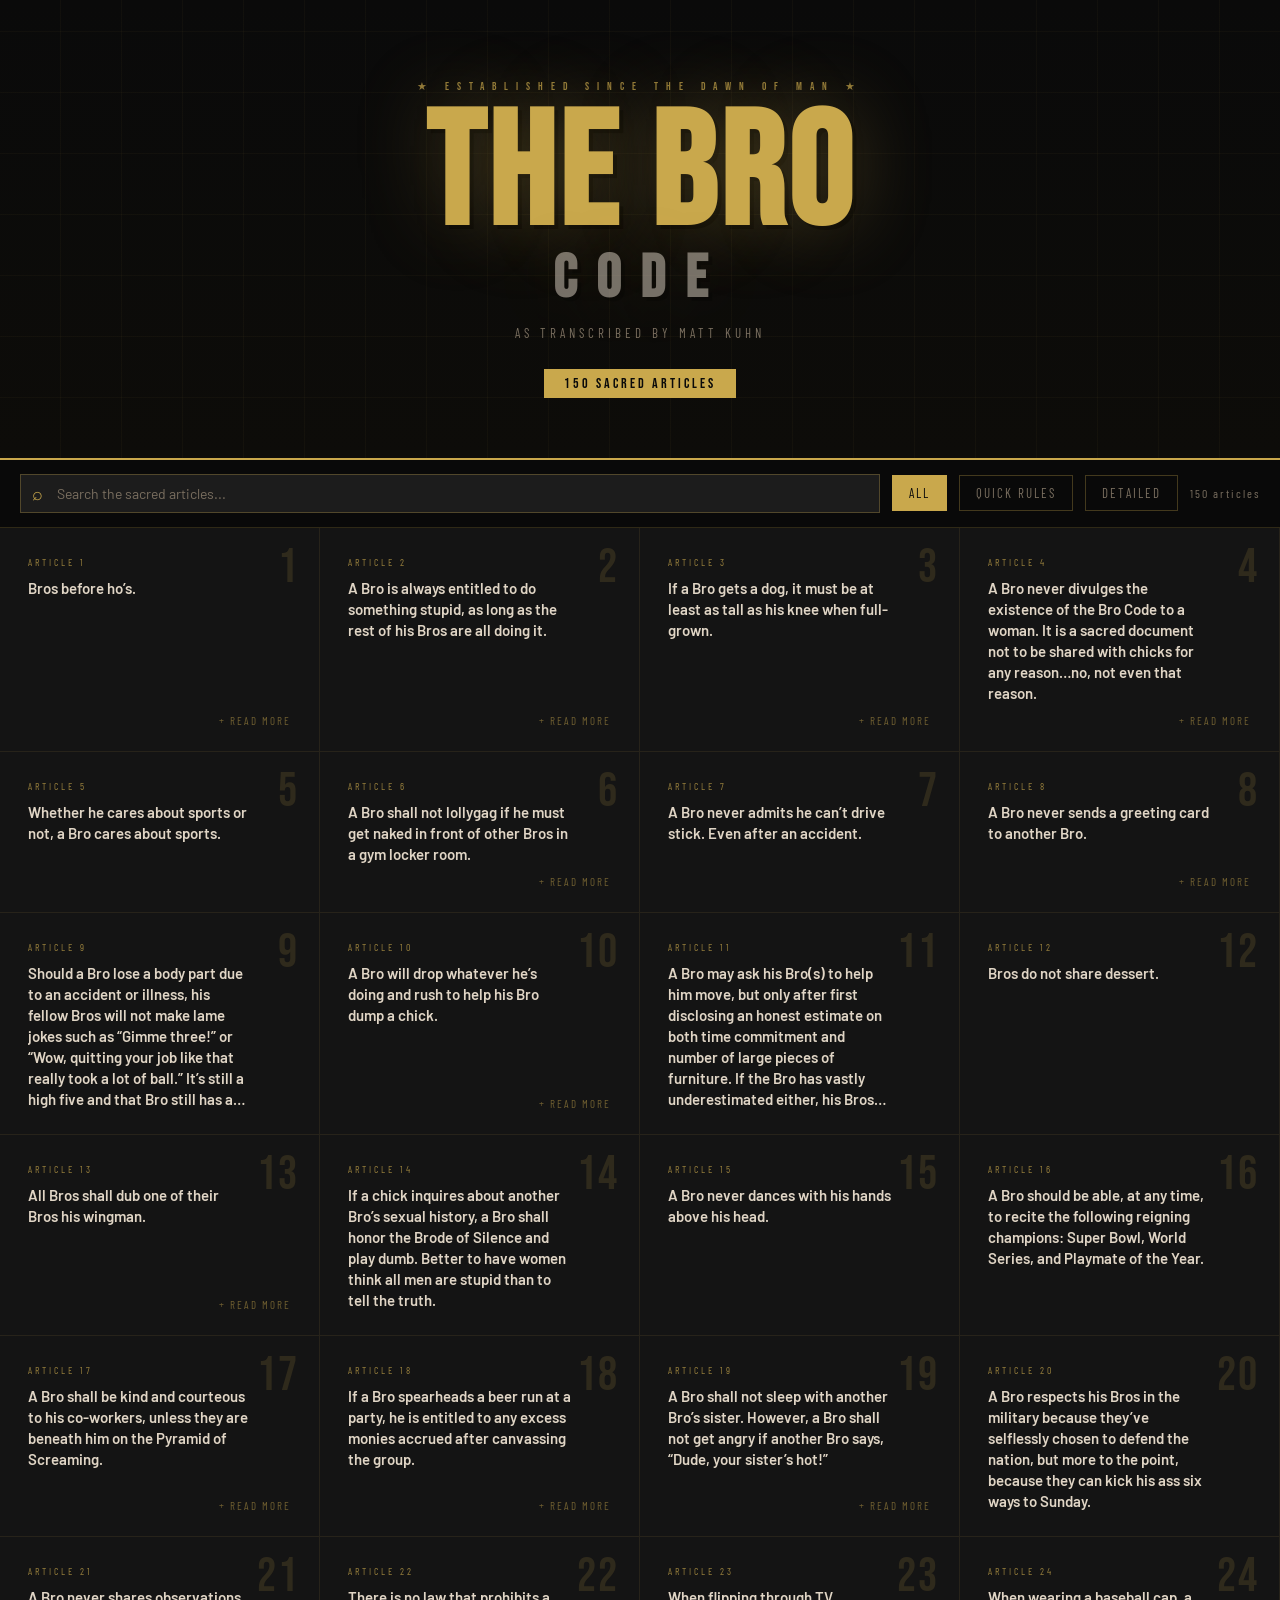
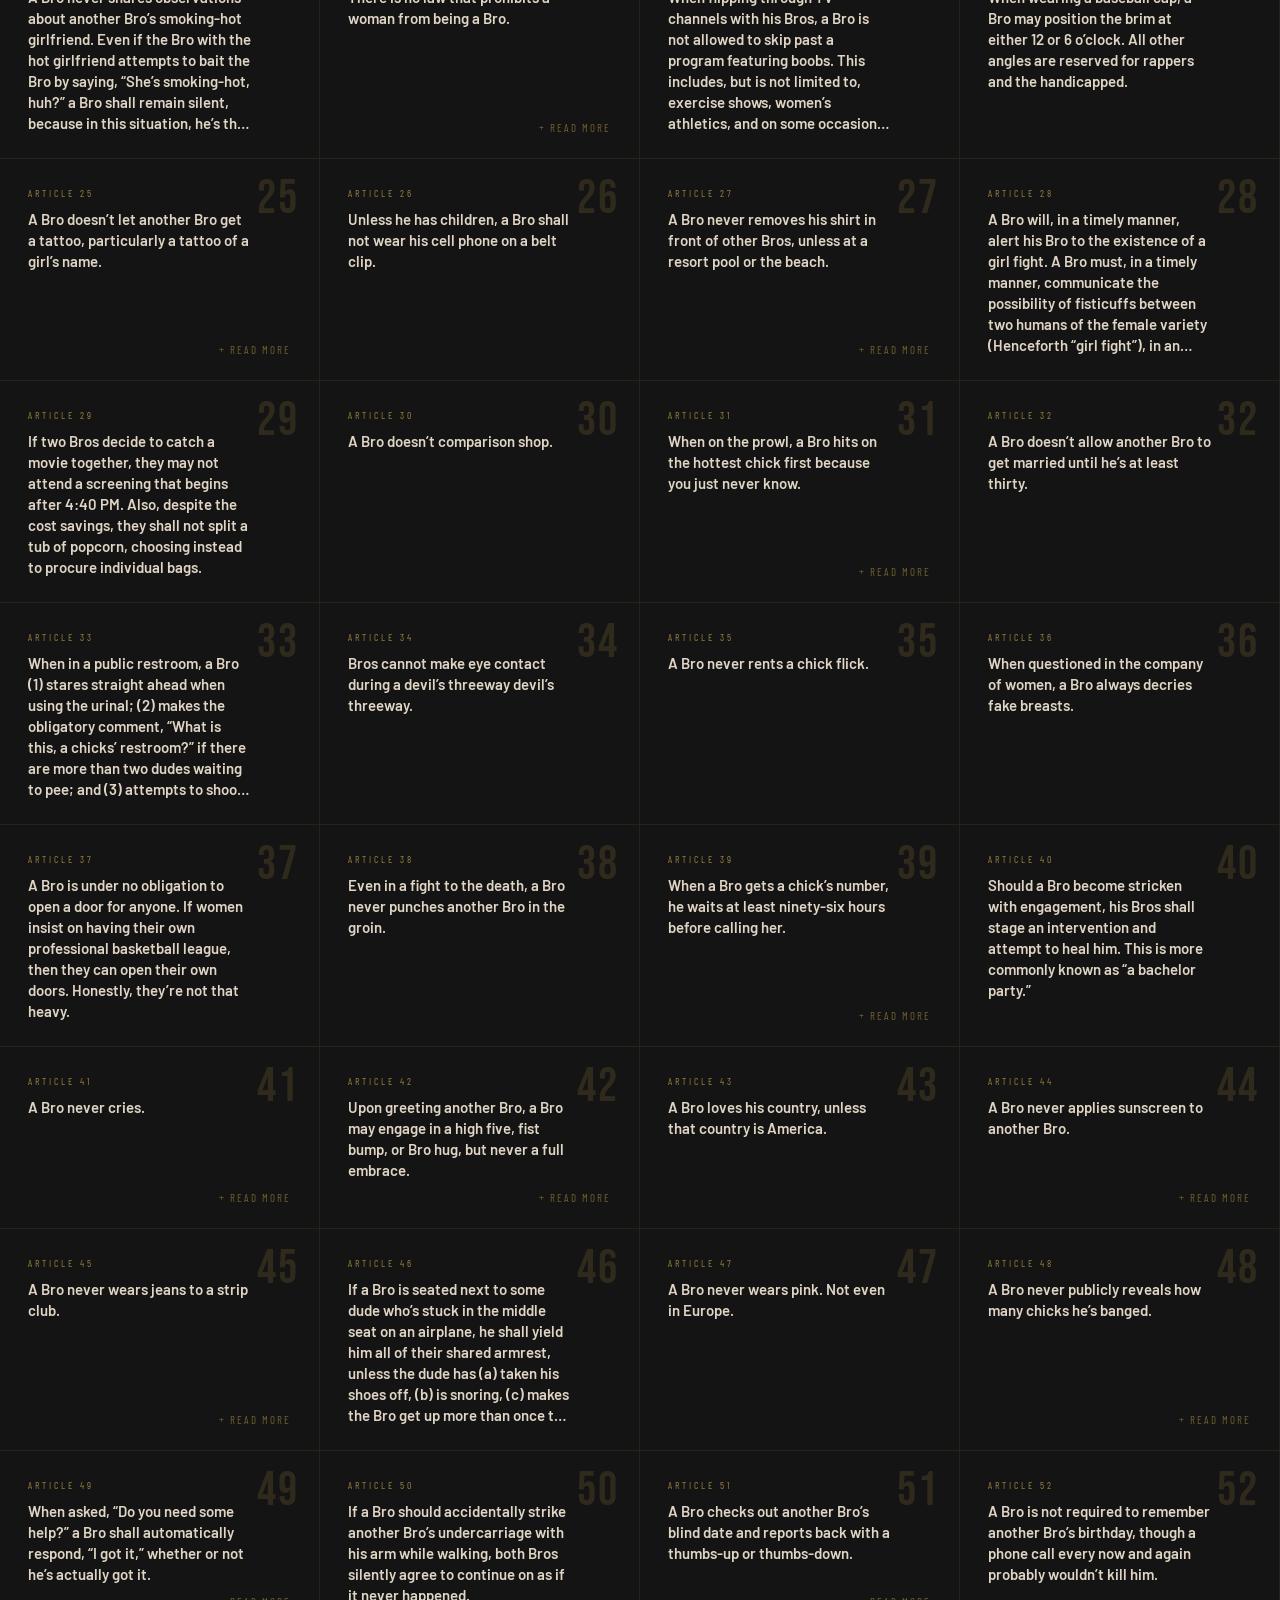
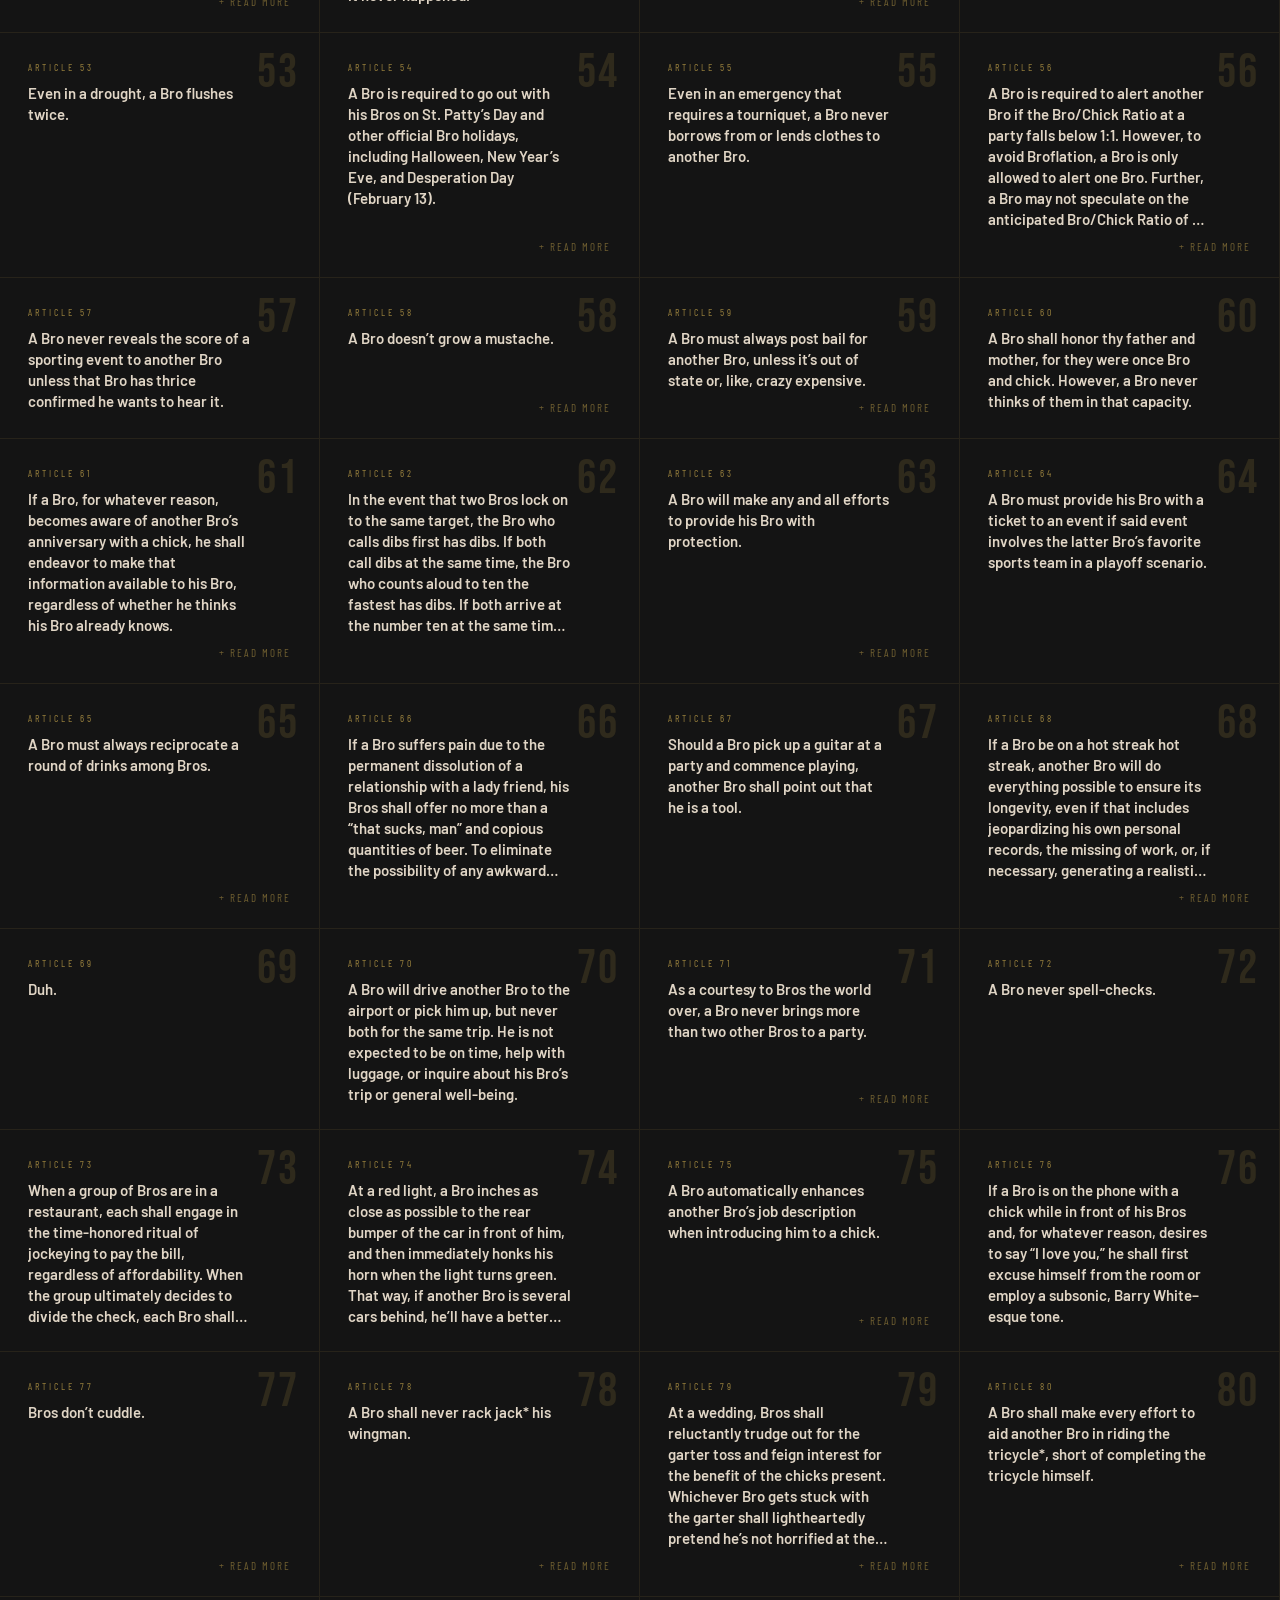
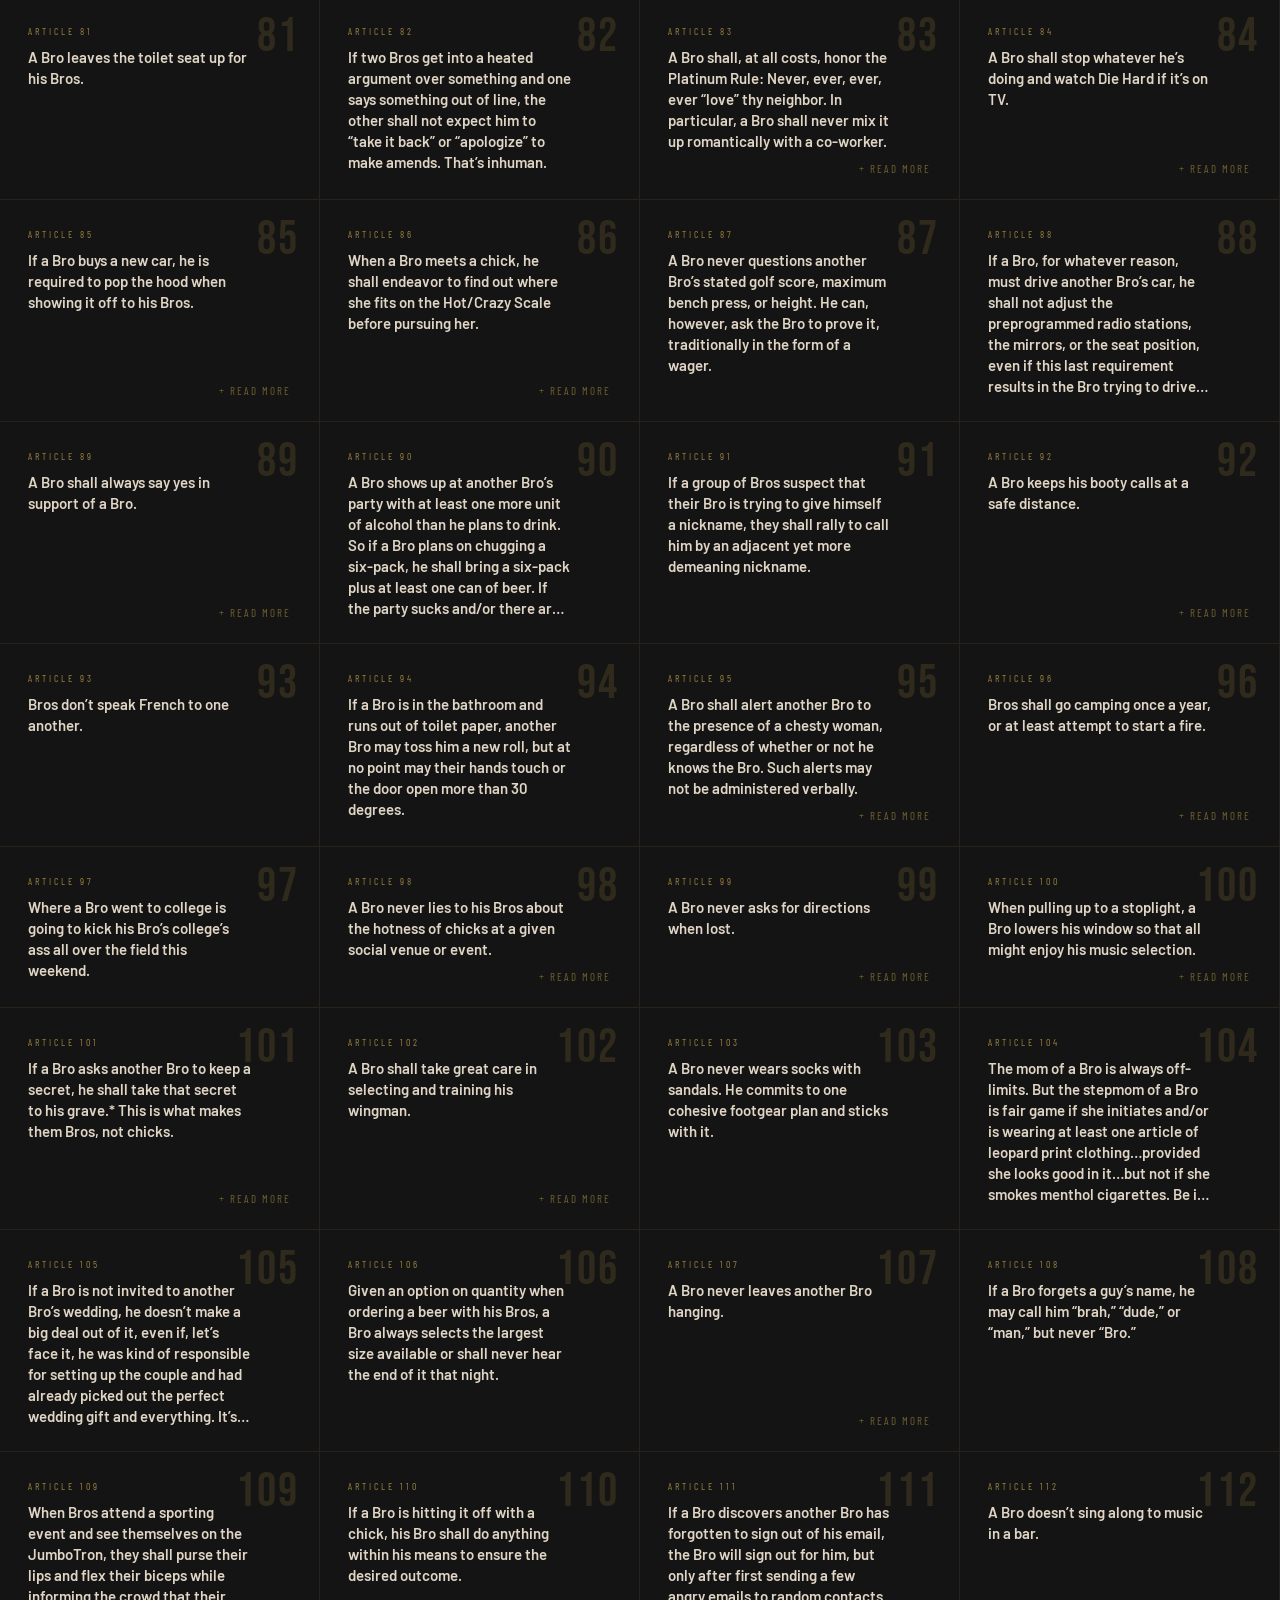
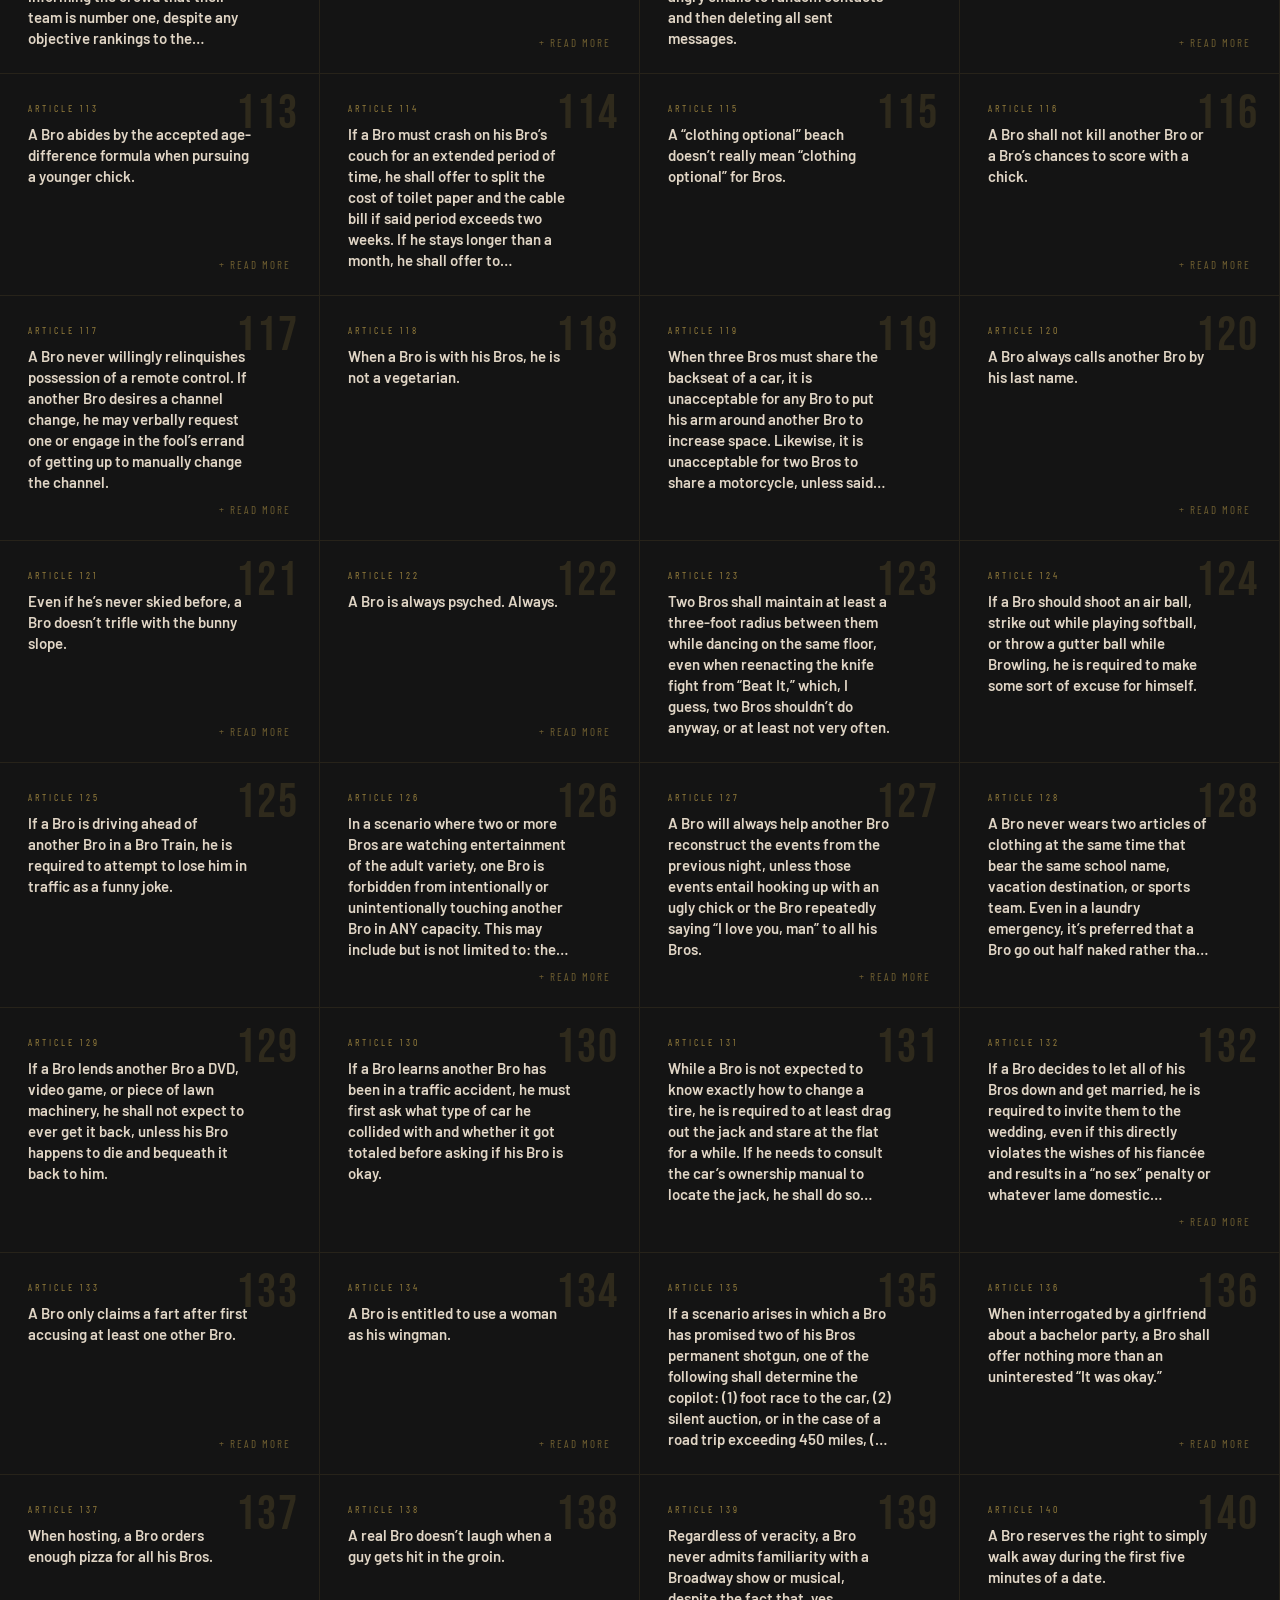
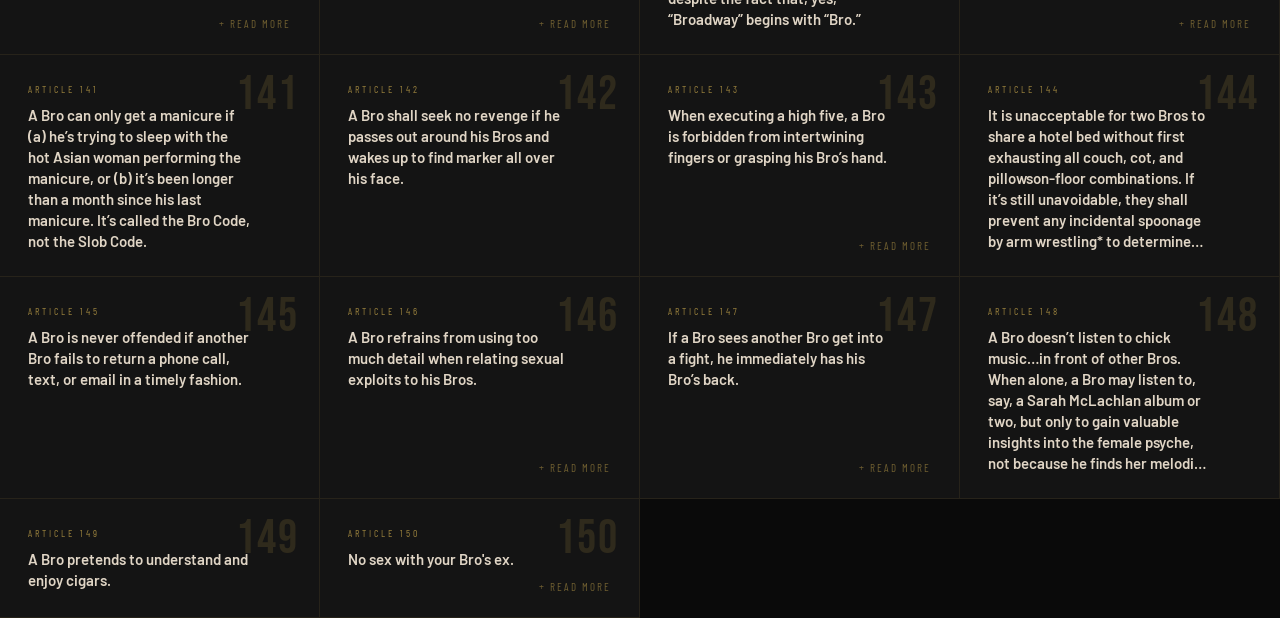
<file: index.html>
<!DOCTYPE html>
<html lang="en">

<head>
  <meta charset="UTF-8">
  <meta name="viewport" content="width=device-width, initial-scale=1.0">
  <title>The Bro Code</title>
  <link
    href="https://fonts.googleapis.com/css2?family=Bebas+Neue&family=Barlow:ital,wght@0,400;0,600;0,700;1,400&family=Barlow+Condensed:wght@300;400;700&display=swap"
    rel="stylesheet">
  <link rel="stylesheet" href="bro_style.css">
  <link rel="shortcut icon" href="bro.png" type="image/x-icon">

  <meta property="og:title" content="The Bro Code">

  <meta property="og:description" content="The Bro Code - 150 Sacred Articles.">

  <meta property="og:image" content="https://the-bro-code.vercel.app/images/thumpnail.jpg">

  <meta property="og:url" content="https://the-bro-code.vercel.app">
</head>

<body>

  <div class="hero">
    <div class="hero-seal">★ Established Since The Dawn Of Man ★</div>
    <h1>The Bro<span>Code</span></h1>
    <div class="hero-subtitle">As transcribed by Matt Kuhn</div>
    <div class="hero-count">150 Sacred Articles</div>
    <!-- <button id="bro-chant-toggle" class="bro-chant-btn">🔊 Bro Chant</button> -->
  </div>

  <div class="controls">
    <div class="search-wrap">
      <input type="text" id="search" placeholder="Search the sacred articles..." autocomplete="off">
    </div>
    <button class="filter-btn active" data-filter="all">All</button>
    <button class="filter-btn" data-filter="short">Quick Rules</button>
    <button class="filter-btn" data-filter="detailed">Detailed</button>
    <div class="results-count" id="count">150 articles</div>
  </div>

  <div class="grid" id="grid"></div>

  <div class="overlay" id="overlay">
    <div class="modal" id="modal">
      <button class="modal-close" id="closeBtn">✕</button>
      <div class="modal-label" id="modal-label">Article</div>
      <div class="modal-num" id="modal-num"></div>
      <div class="modal-rule" id="modal-rule"></div>
      <div class="modal-details" id="modal-details"></div>
    </div>
  </div>

  <audio id="bro-chant" loop>
    <source src="The_Bro_Chant.mp3" type="audio/mpeg">
    Your browser does not support the audio element.
  </audio>

  <script src="bro_script.js"></script>
</body>

</html>
</file>
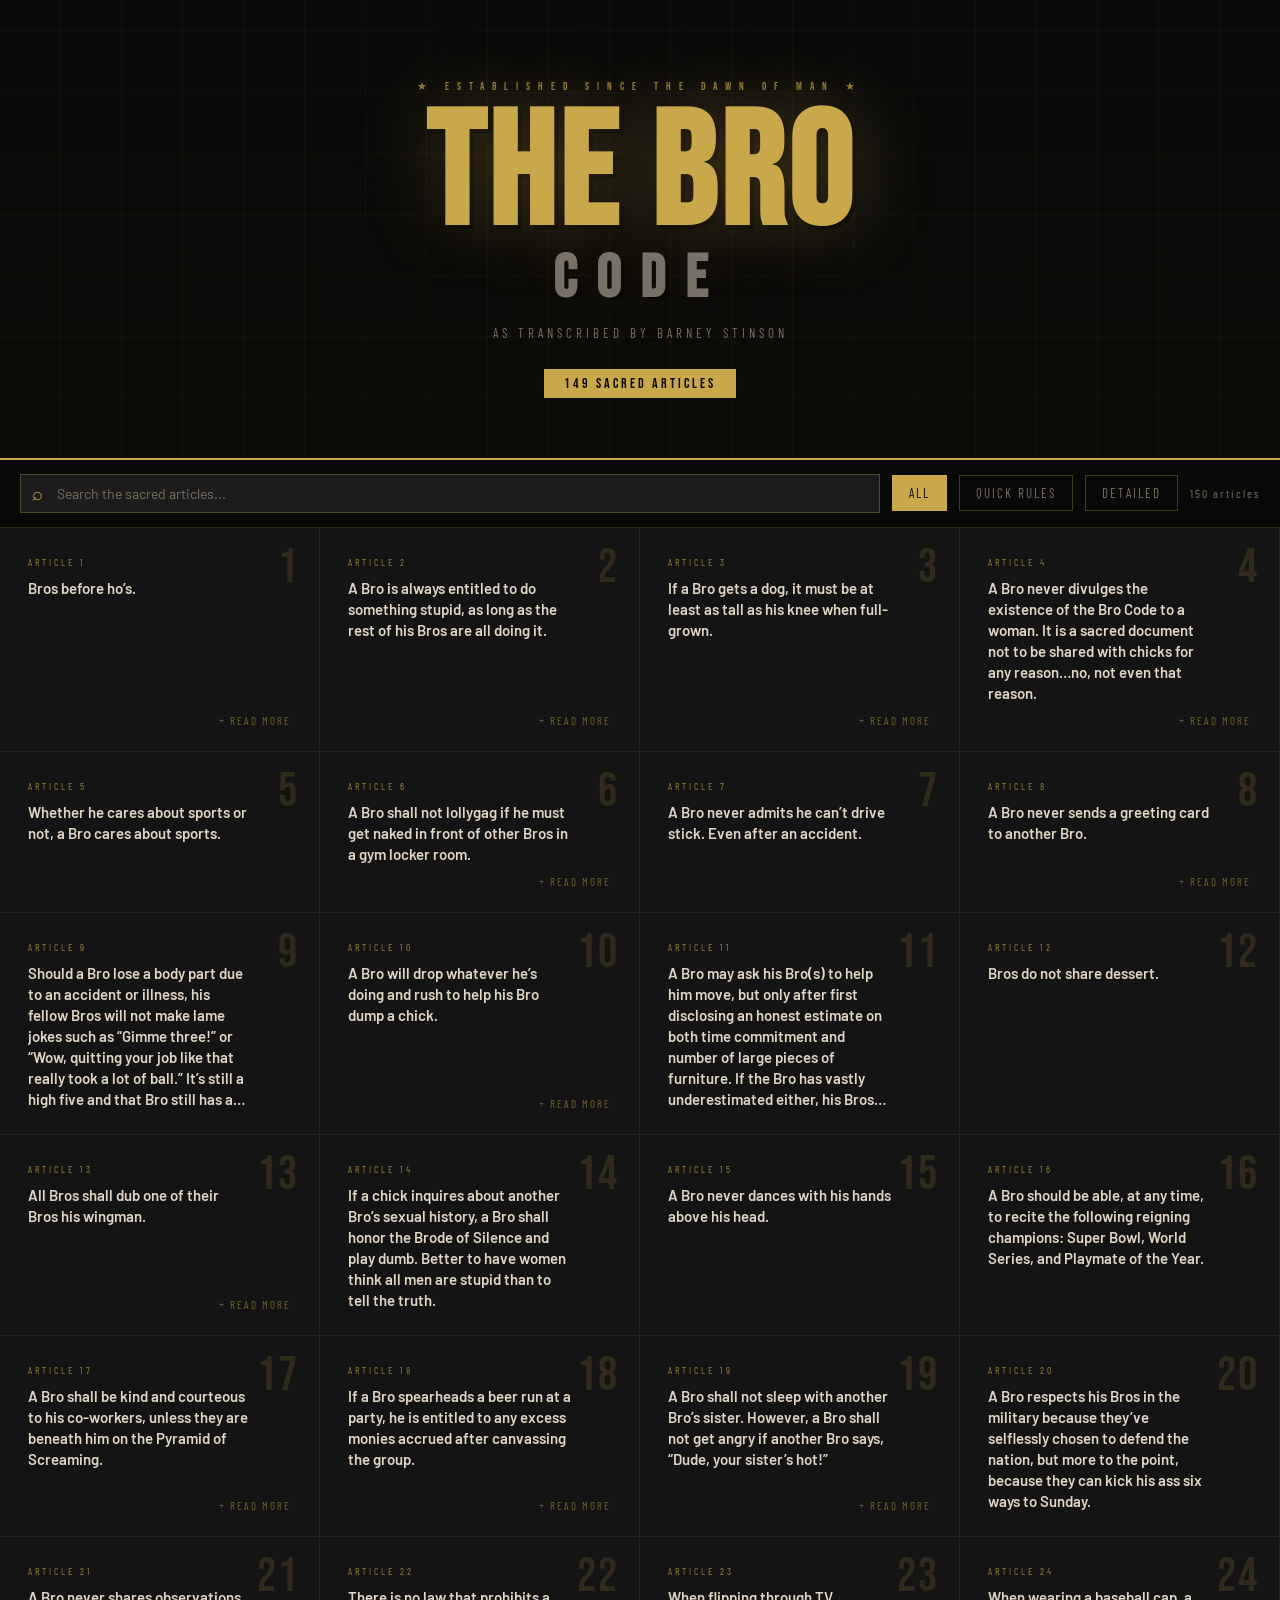
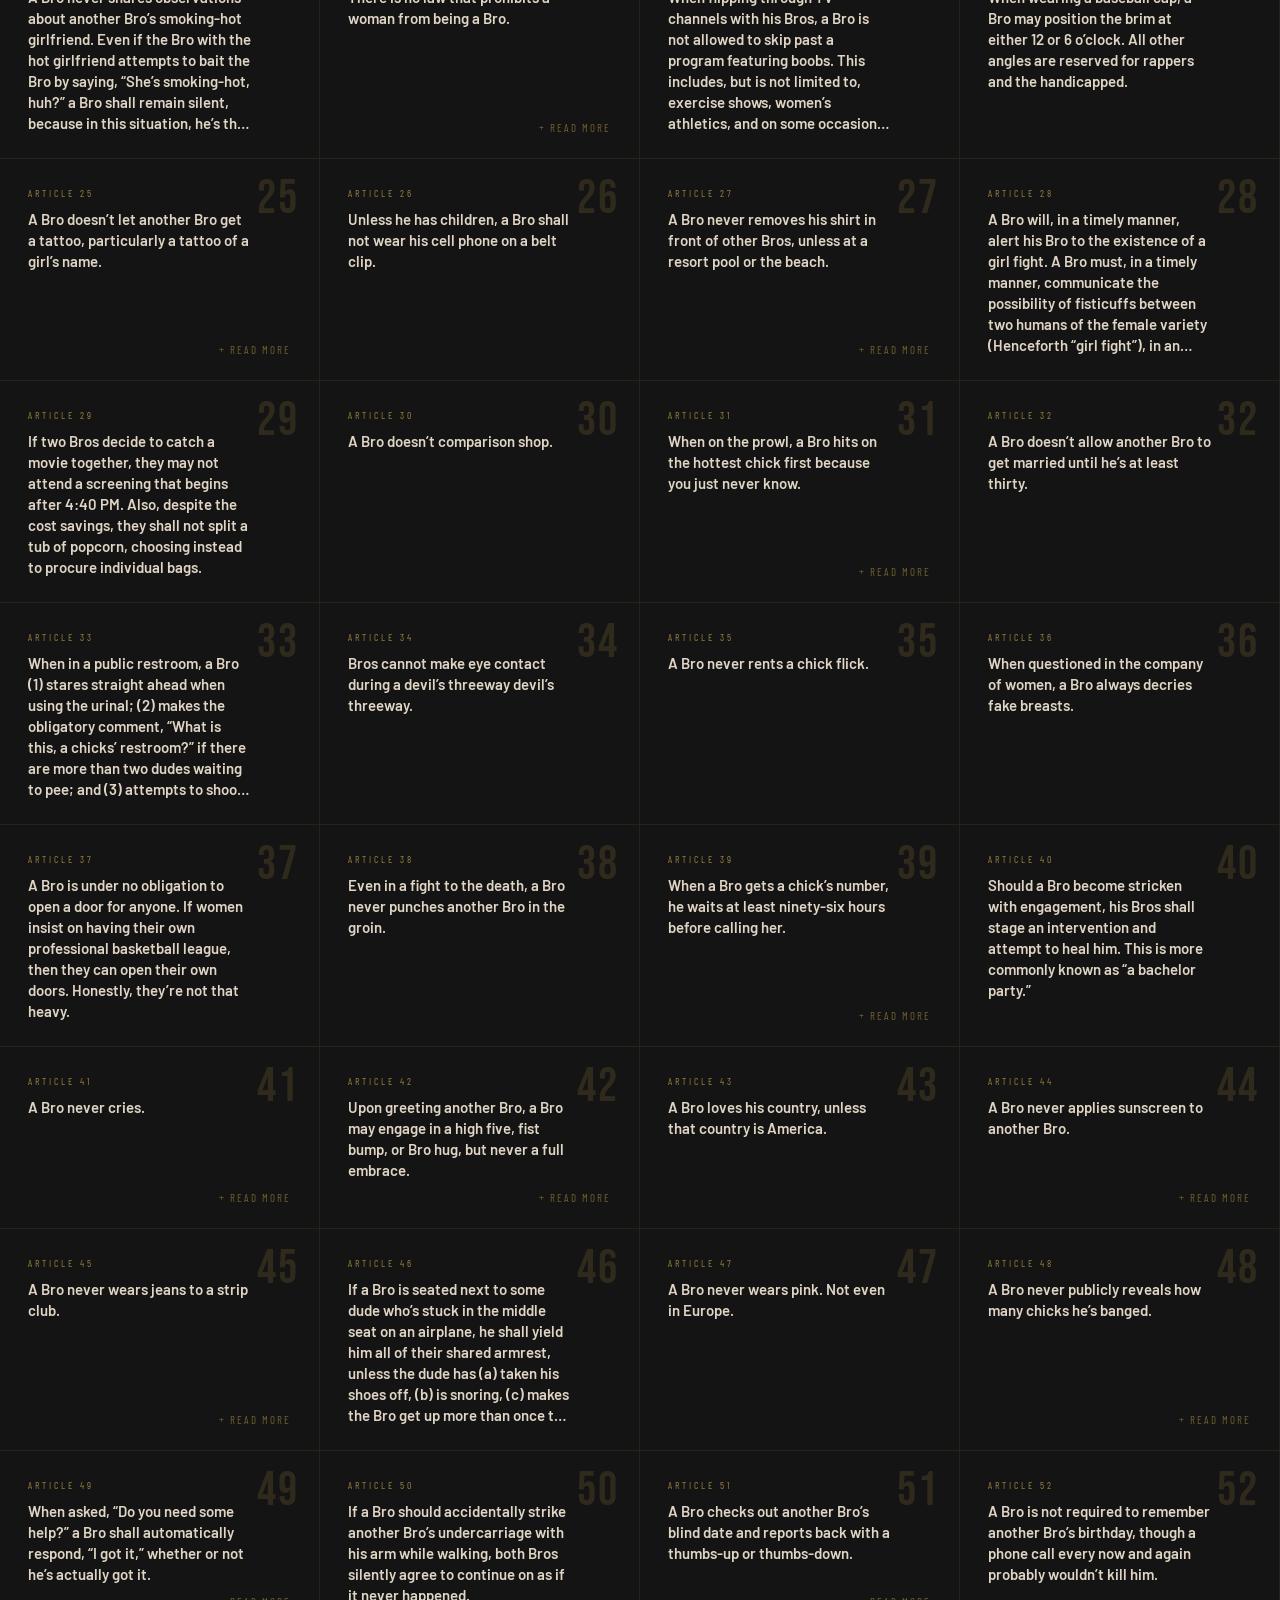
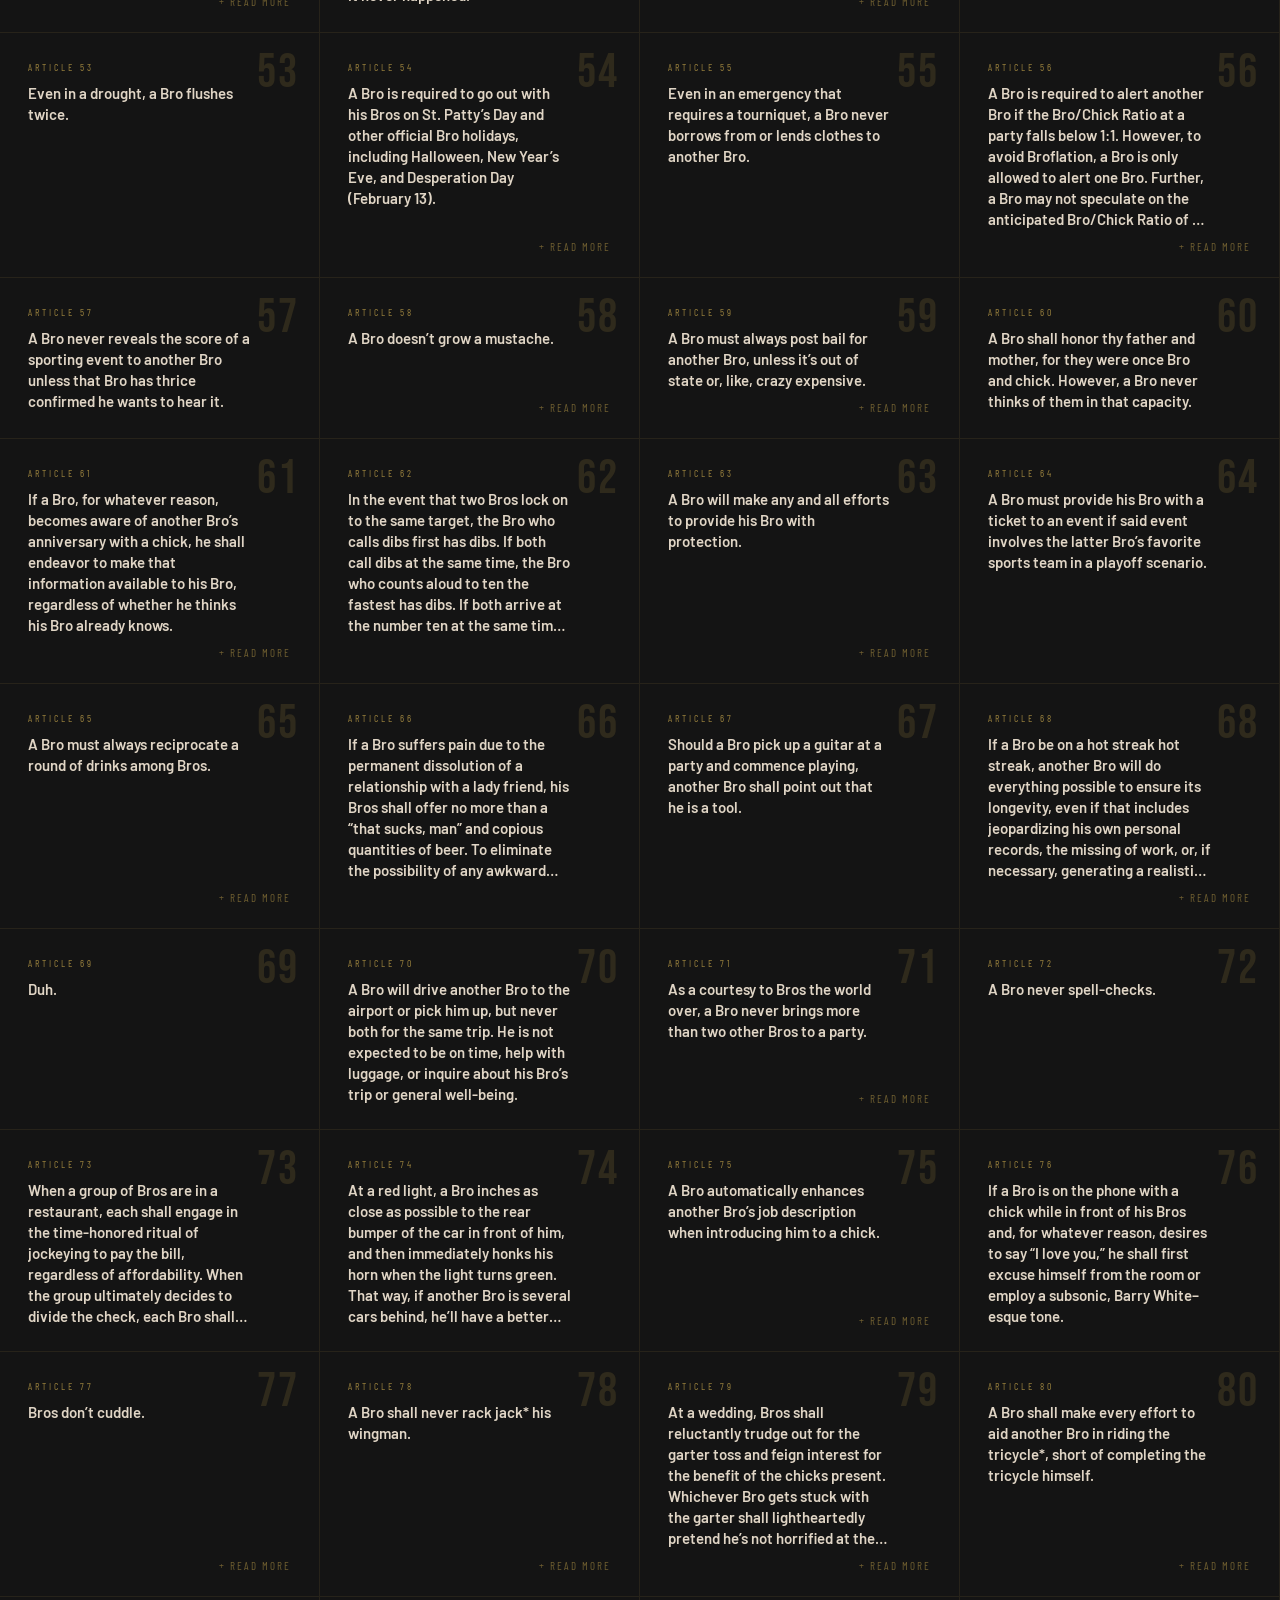
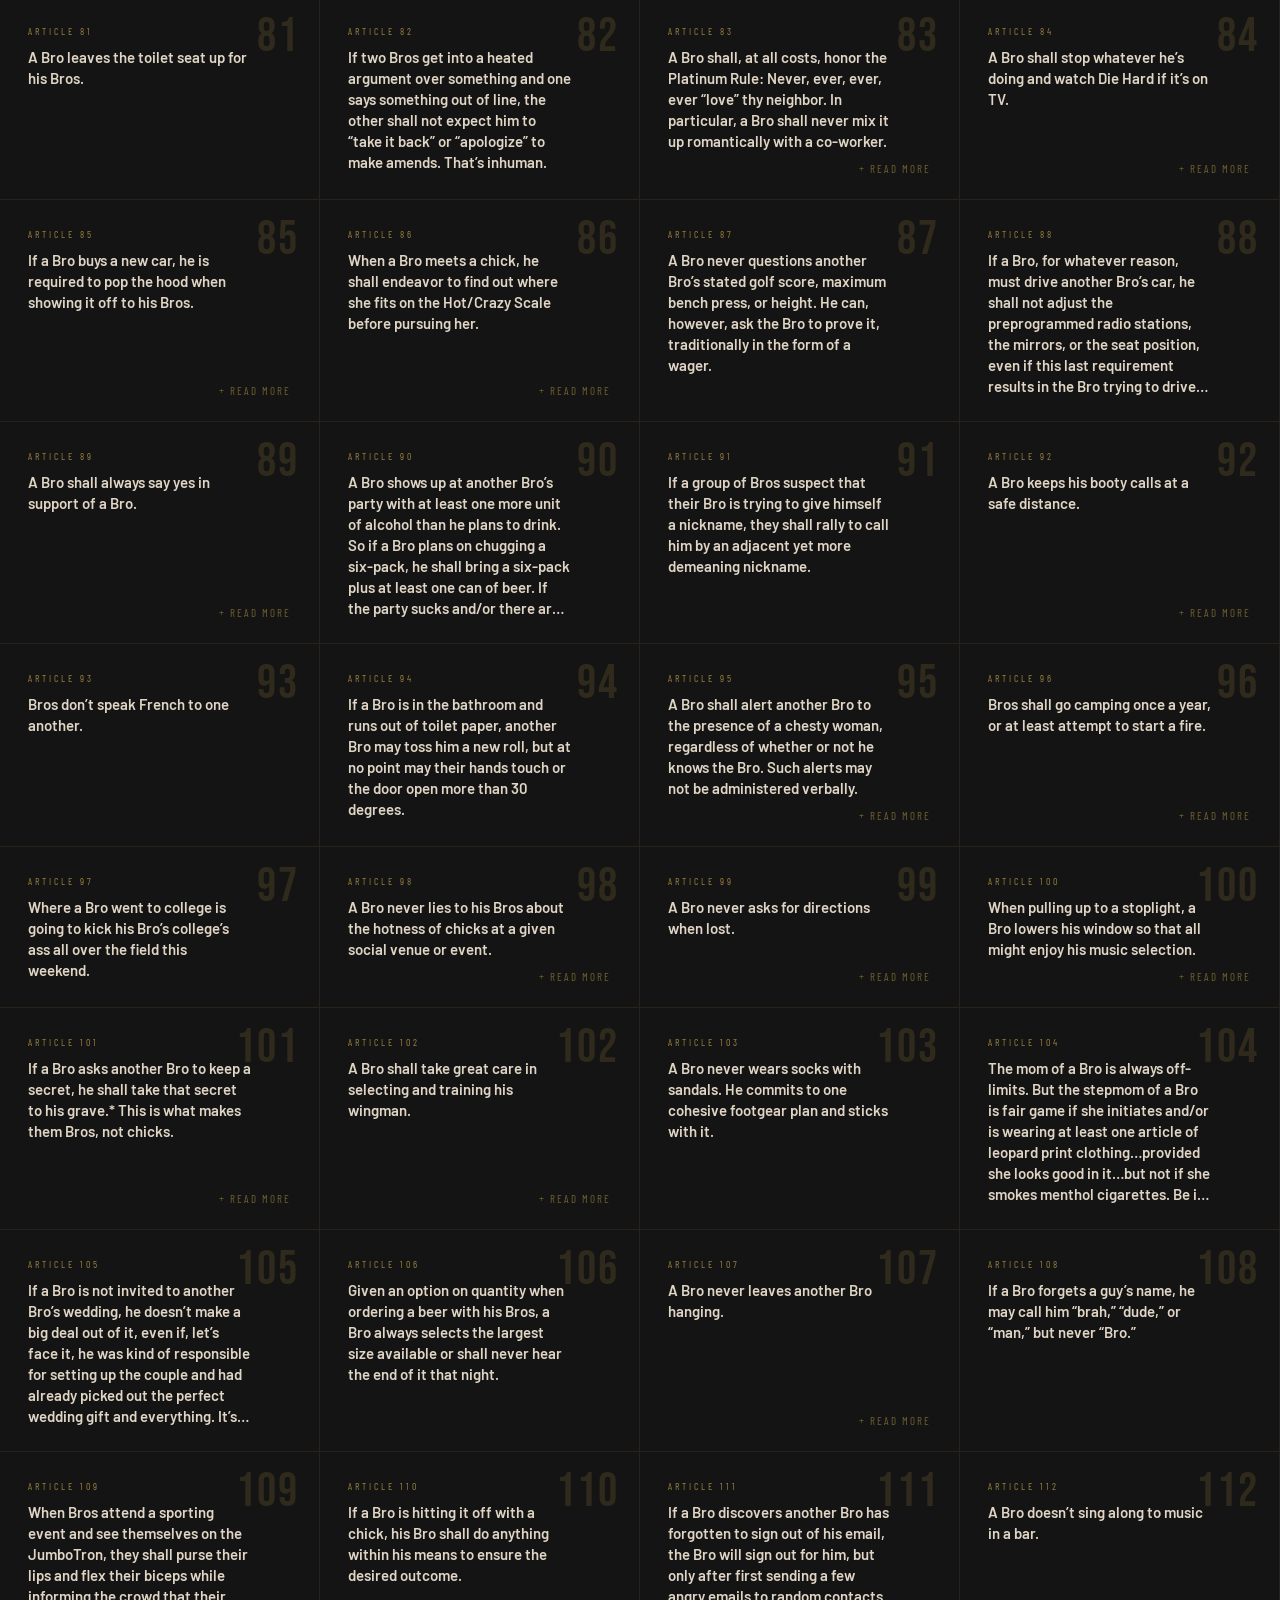
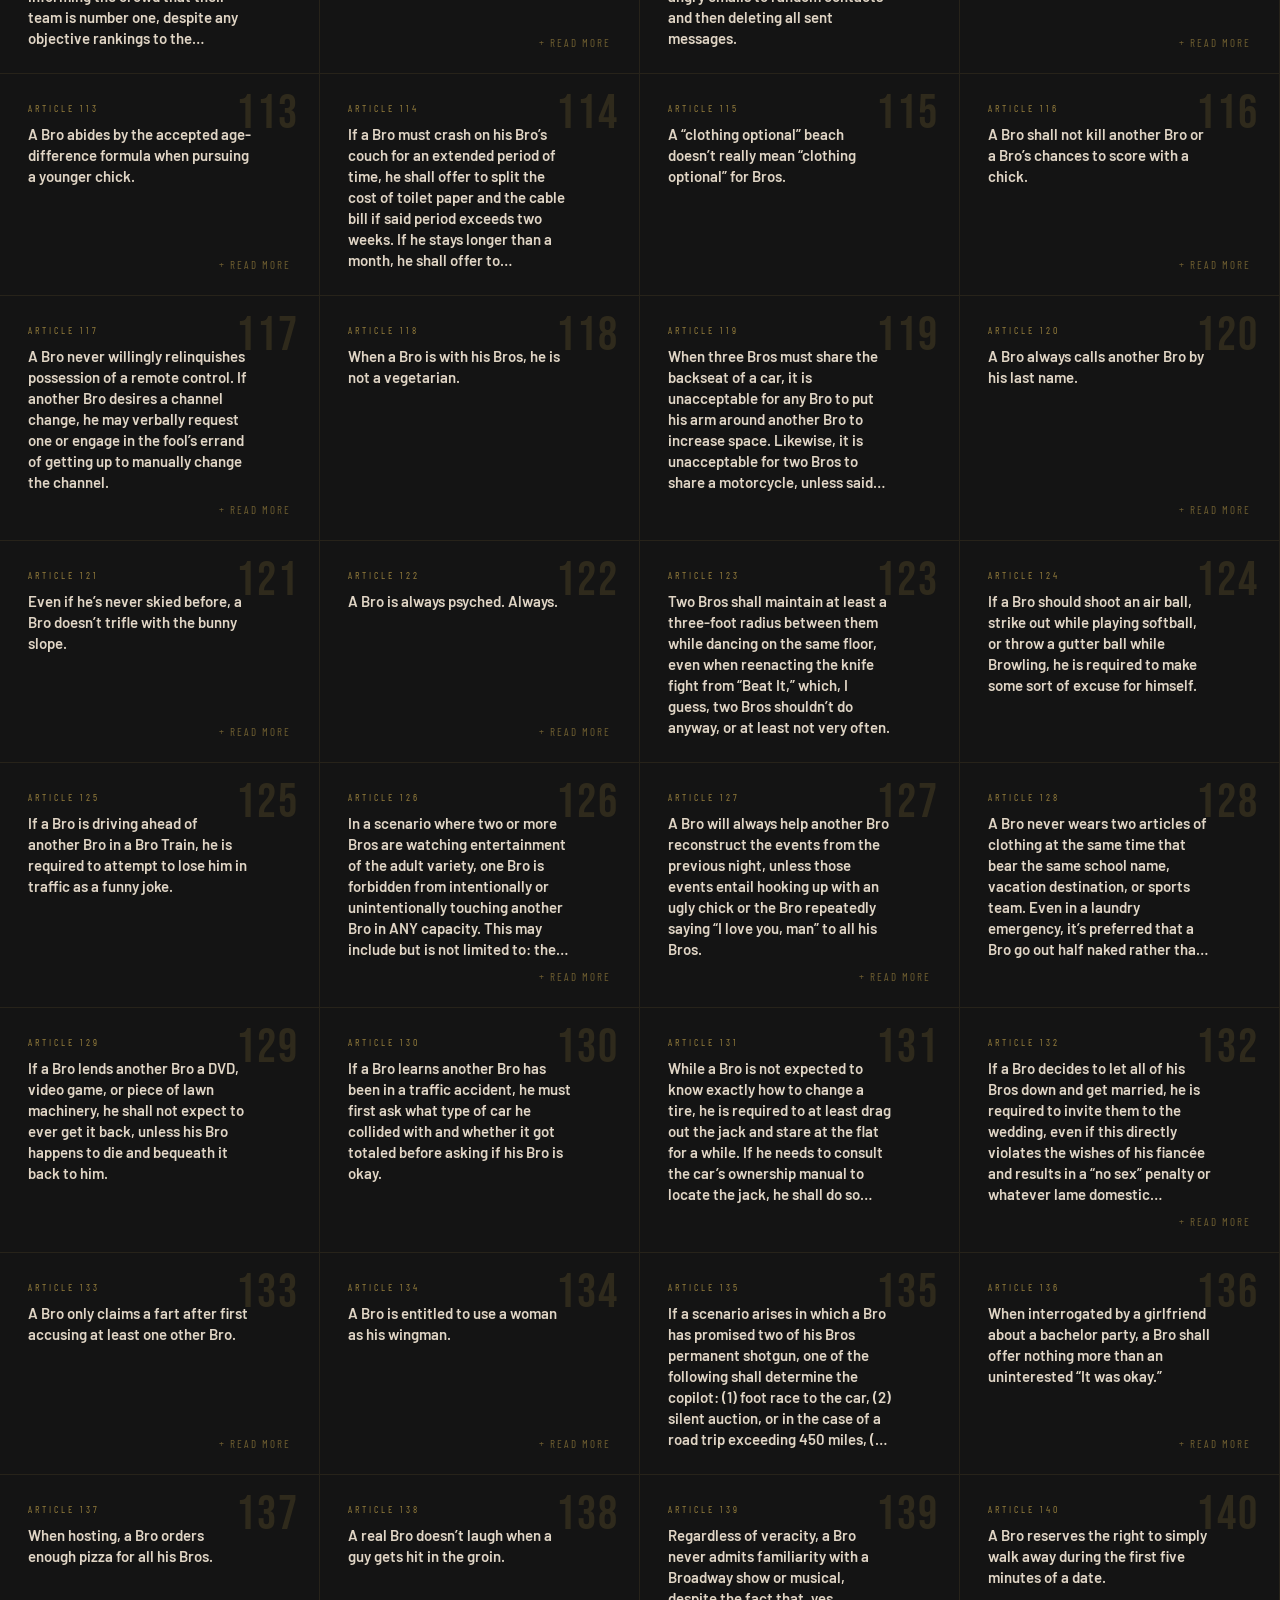
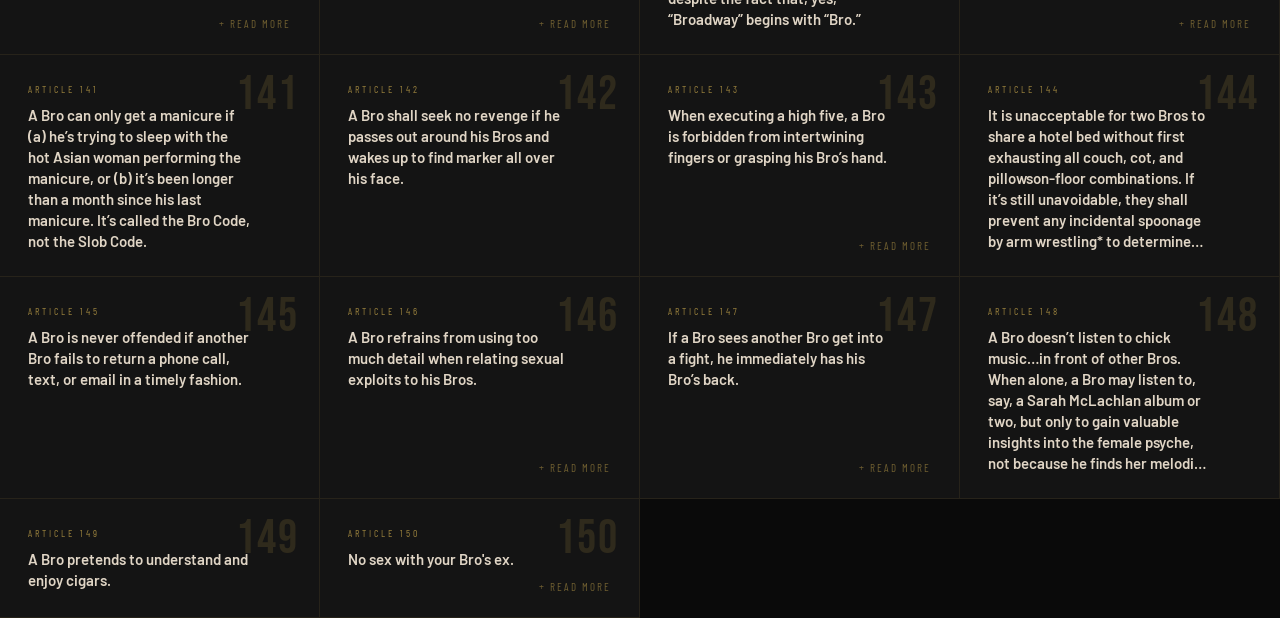
<file: bro_code.html>
<!DOCTYPE html>
<html lang="en">

<head>
  <meta charset="UTF-8">
  <meta name="viewport" content="width=device-width, initial-scale=1.0">
  <title>The Bro Code</title>
  <link
    href="https://fonts.googleapis.com/css2?family=Bebas+Neue&family=Barlow:ital,wght@0,400;0,600;0,700;1,400&family=Barlow+Condensed:wght@300;400;700&display=swap"
    rel="stylesheet">
  <link rel="stylesheet" href="bro_style.css">
  <link rel="shortcut icon" href="bro.png" type="image/x-icon">

</head>

<body>

  <div class="hero">
    <div class="hero-seal">★ Established Since The Dawn Of Man ★</div>
    <h1>The Bro<span>Code</span></h1>
    <div class="hero-subtitle">As transcribed by Barney Stinson</div>
    <div class="hero-count">149 Sacred Articles</div>
  </div>

  <div class="controls">
    <div class="search-wrap">
      <input type="text" id="search" placeholder="Search the sacred articles..." autocomplete="off">
    </div>
    <button class="filter-btn active" data-filter="all">All</button>
    <button class="filter-btn" data-filter="short">Quick Rules</button>
    <button class="filter-btn" data-filter="detailed">Detailed</button>
    <div class="results-count" id="count">150 articles</div>
  </div>

  <div class="grid" id="grid"></div>

  <div class="overlay" id="overlay">
    <div class="modal" id="modal">
      <button class="modal-close" id="closeBtn">✕</button>
      <div class="modal-label" id="modal-label">Article</div>
      <div class="modal-num" id="modal-num"></div>
      <div class="modal-rule" id="modal-rule"></div>
      <div class="modal-details" id="modal-details"></div>
    </div>
  </div>

  <script src="bro_script.js"></script>
</body>

</html>
</file>
<file: bro_style.css>
:root {
    --gold: #c9a84c;
    --gold-light: #e8c97a;
    --dark: #0a0a0a;
    --dark2: #141414;
    --dark3: #1c1c1c;
    --red: #b53030;
    --text: #e0d5c5;
    --muted: #7a6f60;
}

* {
    margin: 0;
    padding: 0;
    box-sizing: border-box;
}

body {
    background: var(--dark);
    color: var(--text);
    font-family: 'Barlow', sans-serif;
    min-height: 100vh;
    overflow-x: hidden;
}

/* HERO */
.hero {
    position: relative;
    text-align: center;
    padding: 80px 20px 60px;
    background: linear-gradient(180deg, #0a0a0a 0%, #0d0c09 100%);
    border-bottom: 2px solid var(--gold);
    overflow: hidden;
}

.hero::before {
    content: '';
    position: absolute;
    inset: 0;
    background:
        repeating-linear-gradient(90deg,
            transparent,
            transparent 60px,
            rgba(201, 168, 76, 0.04) 60px,
            rgba(201, 168, 76, 0.04) 61px),
        repeating-linear-gradient(0deg,
            transparent,
            transparent 60px,
            rgba(201, 168, 76, 0.04) 60px,
            rgba(201, 168, 76, 0.04) 61px);
    pointer-events: none;
}

.hero-seal {
    font-family: 'Bebas Neue', sans-serif;
    font-size: 11px;
    letter-spacing: 8px;
    color: var(--gold);
    margin-bottom: 16px;
    opacity: 0.7;
}

.hero h1 {
    font-family: 'Bebas Neue', sans-serif;
    font-size: clamp(72px, 15vw, 160px);
    letter-spacing: 4px;
    line-height: 0.85;
    color: var(--gold);
    text-shadow: 0 0 80px rgba(201, 168, 76, 0.3), 4px 4px 0 rgba(0, 0, 0, 0.5);
    position: relative;
}

.hero h1 span {
    display: block;
    font-size: 0.38em;
    letter-spacing: 20px;
    color: var(--text);
    opacity: 0.5;
    margin-top: 8px;
}

.hero-subtitle {
    font-family: 'Barlow Condensed', sans-serif;
    font-size: 13px;
    letter-spacing: 4px;
    text-transform: uppercase;
    color: var(--muted);
    margin-top: 20px;
}

.hero-count {
    display: inline-block;
    margin-top: 28px;
    background: var(--gold);
    color: var(--dark);
    font-family: 'Bebas Neue', sans-serif;
    font-size: 14px;
    letter-spacing: 3px;
    padding: 6px 20px;
}

.bro-chant-btn {
    position: absolute;
    bottom: 20px;
    right: 20px;
    background: var(--gold);
    color: var(--dark);
    border: none;
    padding: 10px 15px;
    font-family: 'Bebas Neue', sans-serif;
    font-size: 14px;
    letter-spacing: 2px;
    cursor: pointer;
    border-radius: 4px;
    transition: background 0.3s;
}

.bro-chant-btn:hover {
    background: var(--gold-light);
}

/* CONTROLS */
.controls {
    position: sticky;
    top: 0;
    z-index: 100;
    background: rgba(10, 10, 10, 0.95);
    backdrop-filter: blur(10px);
    border-bottom: 1px solid rgba(201, 168, 76, 0.2);
    padding: 14px 20px;
    display: flex;
    gap: 12px;
    align-items: center;
    flex-wrap: wrap;
}

.search-wrap {
    flex: 1;
    min-width: 200px;
    position: relative;
}

.search-wrap::before {
    content: '⌕';
    position: absolute;
    left: 12px;
    top: 50%;
    transform: translateY(-50%);
    color: var(--gold);
    font-size: 18px;
    pointer-events: none;
}

#search {
    width: 100%;
    background: var(--dark3);
    border: 1px solid rgba(201, 168, 76, 0.3);
    color: var(--text);
    padding: 10px 14px 10px 36px;
    font-family: 'Barlow', sans-serif;
    font-size: 14px;
    outline: none;
    transition: border-color 0.2s;
}

#search:focus {
    border-color: var(--gold);
}

#search::placeholder {
    color: var(--muted);
}

.filter-btn {
    background: transparent;
    border: 1px solid rgba(201, 168, 76, 0.3);
    color: var(--muted);
    padding: 9px 16px;
    font-family: 'Barlow Condensed', sans-serif;
    font-size: 13px;
    letter-spacing: 2px;
    text-transform: uppercase;
    cursor: pointer;
    transition: all 0.2s;
    white-space: nowrap;
}

.filter-btn:hover,
.filter-btn.active {
    background: var(--gold);
    border-color: var(--gold);
    color: var(--dark);
}

.results-count {
    font-family: 'Barlow Condensed', sans-serif;
    font-size: 12px;
    letter-spacing: 2px;
    color: var(--muted);
    white-space: nowrap;
}

/* GRID */
.grid {
    display: grid;
    grid-template-columns: repeat(auto-fill, minmax(320px, 1fr));
    gap: 0;
    padding: 0;
}

/* CARD */
.card {
    border: 1px solid rgba(201, 168, 76, 0.1);
    border-left: none;
    border-top: none;
    background: var(--dark2);
    padding: 28px 28px 24px;
    cursor: pointer;
    transition: background 0.15s;
    position: relative;
    overflow: hidden;
    display: flex;
    flex-direction: column;
    gap: 10px;
    max-height: 360px;
}

.card::before {
    content: '';
    position: absolute;
    top: 0;
    left: 0;
    right: 0;
    height: 2px;
    background: var(--gold);
    transform: scaleX(0);
    transform-origin: left;
    transition: transform 0.25s;
}

.card:hover {
    background: var(--dark3);
}

.card:hover::before {
    transform: scaleX(1);
}

.card-num {
    font-family: 'Bebas Neue', sans-serif;
    font-size: 48px;
    line-height: 1;
    color: rgba(201, 168, 76, 0.15);
    position: absolute;
    top: 16px;
    right: 20px;
    letter-spacing: 2px;
    transition: color 0.2s;
}

.card:hover .card-num {
    color: rgba(201, 168, 76, 0.3);
}

.card-label {
    font-family: 'Barlow Condensed', sans-serif;
    font-size: 10px;
    letter-spacing: 3px;
    text-transform: uppercase;
    color: var(--gold);
    opacity: 0.7;
}

.card-rule {
    font-family: 'Barlow', sans-serif;
    font-size: 15px;
    font-weight: 600;
    line-height: 1.4;
    color: var(--text);
    flex: 1;
    padding-right: 40px;
    max-height: calc(1.4em * 7);
    overflow: hidden;
    display: -webkit-box;
    -webkit-line-clamp: 7;
    -webkit-box-orient: vertical;
    text-overflow: ellipsis;
}

.card-has-details {
    font-family: 'Barlow Condensed', sans-serif;
    font-size: 11px;
    letter-spacing: 2px;
    color: var(--gold);
    text-transform: uppercase;
    opacity: 0.5;
    align-self: flex-end;
}

/* MODAL */
.overlay {
    position: fixed;
    inset: 0;
    background: rgba(0, 0, 0, 0.85);
    z-index: 200;
    display: flex;
    align-items: center;
    justify-content: center;
    padding: 20px;
    opacity: 0;
    visibility: hidden;
    transition: all 0.2s;
    backdrop-filter: blur(4px);
}

.overlay.open {
    opacity: 1;
    visibility: visible;
}

.modal {
    background: var(--dark2);
    border: 1px solid rgba(201, 168, 76, 0.4);
    border-top: 3px solid var(--gold);
    max-width: 640px;
    width: 100%;
    max-height: 80vh;
    overflow-y: auto;
    padding: 36px;
    position: relative;
    transform: translateY(20px);
    transition: transform 0.2s;
}

.overlay.open .modal {
    transform: translateY(0);
}

.modal-close {
    position: absolute;
    top: 16px;
    right: 16px;
    background: none;
    border: 1px solid rgba(201, 168, 76, 0.3);
    color: var(--gold);
    width: 32px;
    height: 32px;
    font-size: 16px;
    cursor: pointer;
    display: flex;
    align-items: center;
    justify-content: center;
    transition: all 0.2s;
}

.modal-close:hover {
    background: var(--gold);
    color: var(--dark);
}

.modal-label {
    font-family: 'Barlow Condensed', sans-serif;
    font-size: 11px;
    letter-spacing: 4px;
    text-transform: uppercase;
    color: var(--gold);
    margin-bottom: 8px;
}

.modal-num {
    font-family: 'Bebas Neue', sans-serif;
    font-size: 80px;
    line-height: 0.85;
    color: rgba(201, 168, 76, 0.2);
    position: absolute;
    top: 24px;
    right: 56px;
}

.modal-rule {
    font-family: 'Barlow', sans-serif;
    font-size: 20px;
    font-weight: 700;
    line-height: 1.4;
    color: var(--text);
    margin-bottom: 24px;
    padding-right: 60px;
    border-bottom: 1px solid rgba(201, 168, 76, 0.2);
    padding-bottom: 20px;
}

.modal-details {
    font-family: 'Barlow', sans-serif;
    font-size: 14px;
    line-height: 1.7;
    color: rgba(224, 213, 197, 0.7);
}

.no-results {
    grid-column: 1 / -1;
    text-align: center;
    padding: 80px 20px;
    font-family: 'Bebas Neue', sans-serif;
    font-size: 32px;
    letter-spacing: 4px;
    color: var(--muted);
}

.no-results span {
    display: block;
    font-family: 'Barlow', sans-serif;
    font-size: 14px;
    letter-spacing: 1px;
    margin-top: 10px;
    text-transform: none;
}

mark {
    background: rgba(201, 168, 76, 0.3);
    color: var(--gold-light);
    padding: 0 2px;
    border-radius: 2px;
}

::-webkit-scrollbar {
    width: 6px;
}

::-webkit-scrollbar-track {
    background: var(--dark);
}

::-webkit-scrollbar-thumb {
    background: var(--gold);
    opacity: 0.5;
}

@keyframes fadeIn {
    from {
        opacity: 0;
        transform: translateY(12px);
    }

    to {
        opacity: 1;
        transform: translateY(0);
    }
}

.card {
    animation: fadeIn 0.3s ease both;
}
</file>
